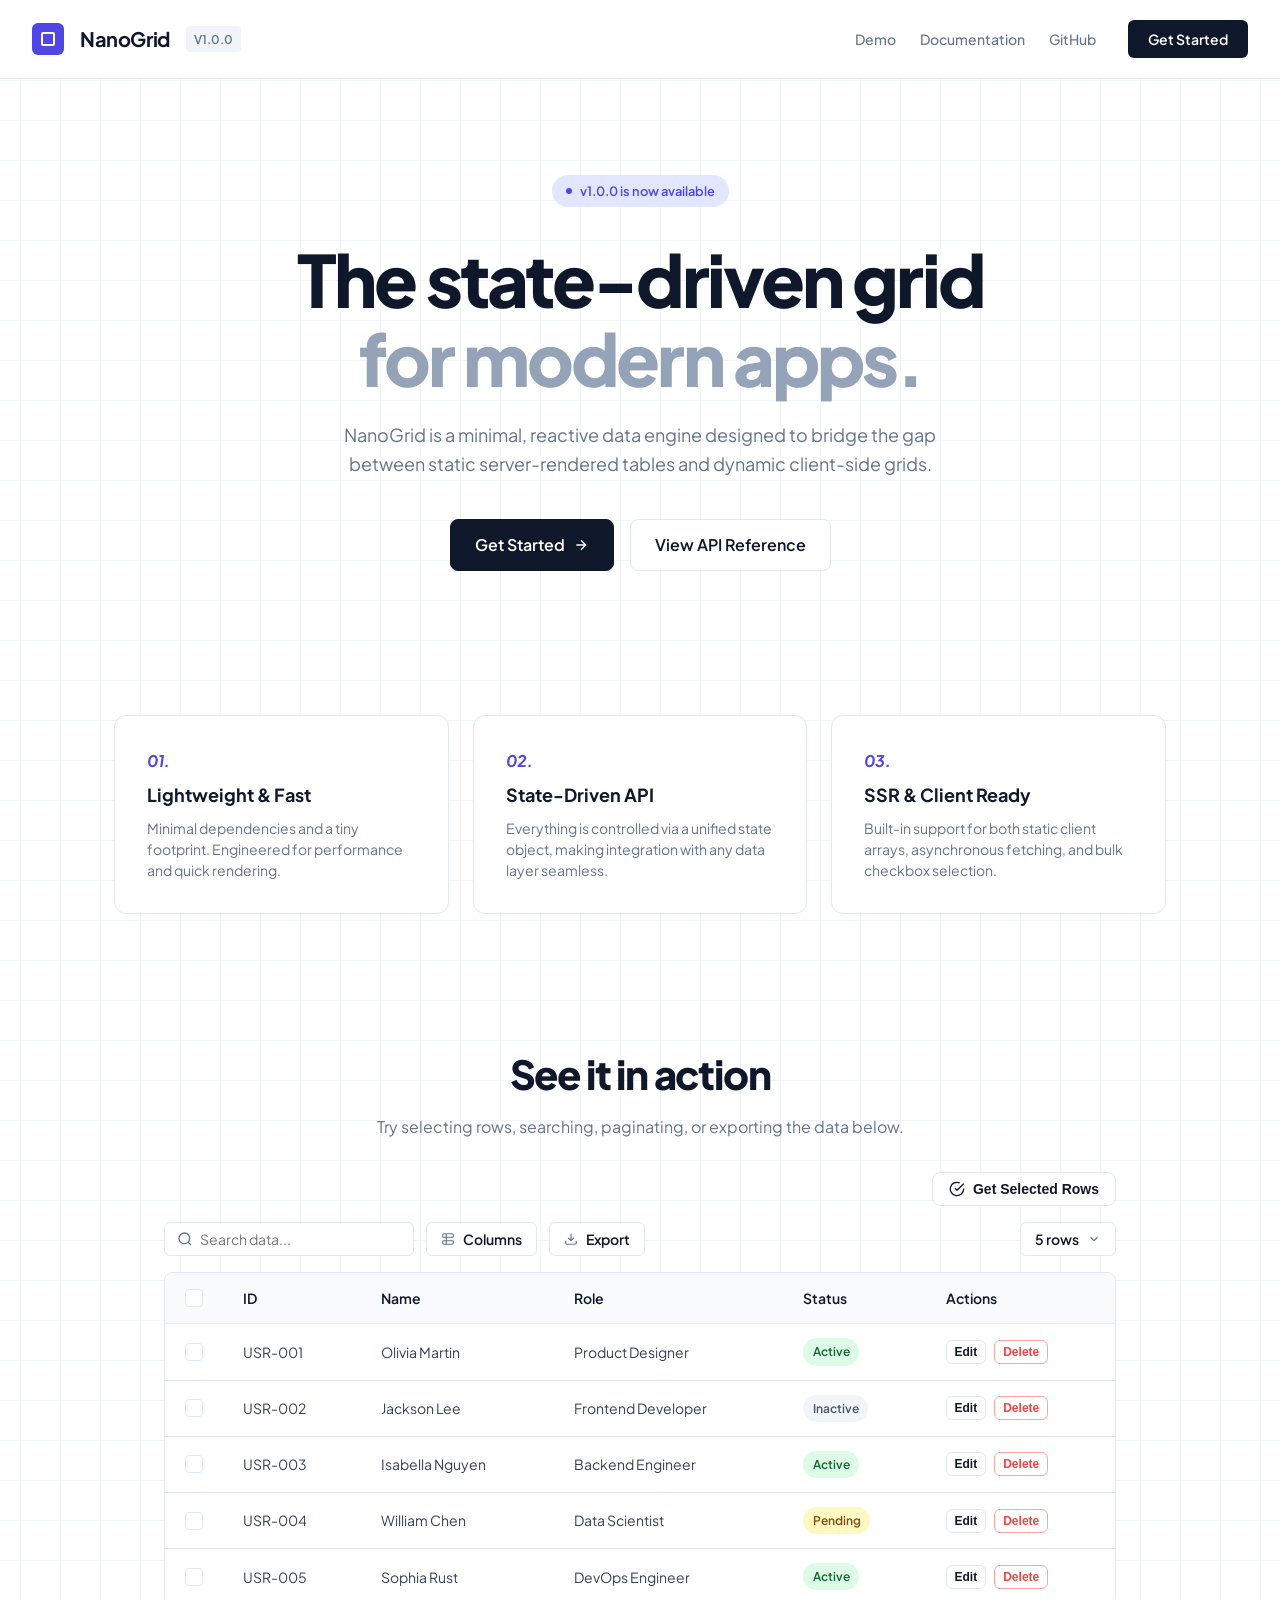
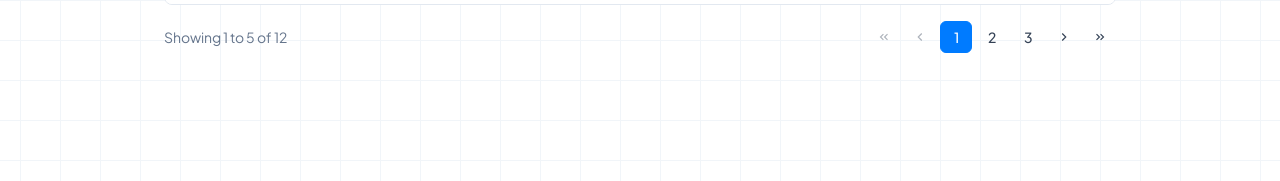
<file: index.html>
<!DOCTYPE html>
<html lang="en">
<head>
  <meta charset="UTF-8">
  <meta name="viewport" content="width=device-width, initial-scale=1.0">
  <title>NanoGrid | The state-driven grid for modern apps</title>
  <style>
    /* --- LANDING PAGE STYLES --- */
    @import url('https://fonts.googleapis.com/css2?family=Plus+Jakarta+Sans:wght@400;500;600;700;800&display=swap');

    :root {
      --bg: #ffffff;
      --grid-line: #f1f5f9;
      --text-main: #0f172a;
      --text-muted: #64748b;
      --text-light: #94a3b8;
      --accent: #4f46e5;
      --accent-light: #e0e7ff;
      --border: #e2e8f0;
      --surface: #ffffff;
      --font-main: 'Plus Jakarta Sans', sans-serif;
    }

    * { box-sizing: border-box; margin: 0; padding: 0; }

    body {
      font-family: var(--font-main);
      color: var(--text-main);
      background-color: var(--bg);
      background-image: 
        linear-gradient(to right, var(--grid-line) 1px, transparent 1px),
        linear-gradient(to bottom, var(--grid-line) 1px, transparent 1px);
      background-size: 40px 40px;
      background-position: center top;
      line-height: 1.6;
      -webkit-font-smoothing: antialiased;
      min-height: 100vh;
      display: flex;
      flex-direction: column;
    }

    nav { display: flex; justify-content: space-between; align-items: center; padding: 1.25rem 2rem; background: rgba(255, 255, 255, 0.9); backdrop-filter: blur(8px); border-bottom: 1px solid var(--border); position: sticky; top: 0; z-index: 100; }
    .nav-left { display: flex; align-items: center; gap: 1rem; }
    .logo { display: flex; align-items: center; justify-content: center; width: 32px; height: 32px; background: var(--accent); border-radius: 6px; }
    .logo-inner { width: 14px; height: 14px; border: 2px solid white; border-radius: 2px; }
    .brand-name { font-size: 1.25rem; font-weight: 700; color: var(--text-main); letter-spacing: -0.02em; text-decoration: none; }
    .version-tag { font-size: 0.75rem; font-weight: 600; color: var(--text-muted); background: #f1f5f9; padding: 0.2rem 0.5rem; border-radius: 4px; }
    .nav-right { display: flex; align-items: center; gap: 2rem; }
    .nav-links { display: flex; gap: 1.5rem; }
    .nav-links a { text-decoration: none; color: var(--text-muted); font-size: 0.875rem; font-weight: 500; transition: color 0.2s; display: flex; align-items: center; gap: 0.4rem; }
    .nav-links a:hover { color: var(--text-main); }
    .btn-nav { background: var(--text-main); color: white; text-decoration: none; padding: 0.5rem 1.25rem; border-radius: 6px; font-size: 0.875rem; font-weight: 600; transition: background 0.2s; }
    .btn-nav:hover { background: #1e293b; }

    .hero { flex: 1; display: flex; flex-direction: column; align-items: center; text-align: center; padding: 6rem 1.5rem 4rem; max-width: 800px; margin: 0 auto; }
    .update-badge { display: inline-flex; align-items: center; gap: 0.5rem; background: var(--accent-light); color: var(--accent); padding: 0.35rem 0.875rem; border-radius: 99px; font-size: 0.8rem; font-weight: 600; margin-bottom: 2rem; }
    .badge-dot { width: 6px; height: 6px; background: var(--accent); border-radius: 50%; }
    h1 { font-size: 4.5rem; font-weight: 800; line-height: 1.1; letter-spacing: -0.04em; margin-bottom: 1.5rem; color: var(--text-main); }
    h1 span { color: var(--text-light); }
    .hero-subtitle { font-size: 1.125rem; color: var(--text-muted); max-width: 600px; margin-bottom: 2.5rem; }
    .hero-actions { display: flex; gap: 1rem; margin-bottom: 5rem; }
    .btn { display: inline-flex; align-items: center; justify-content: center; gap: 0.5rem; padding: 0.75rem 1.5rem; border-radius: 8px; font-size: 1rem; font-weight: 600; text-decoration: none; transition: all 0.2s; cursor: pointer; border: none; font-family: inherit; }
    
    .btn-primary { background: var(--text-main); color: white; border: 1px solid var(--text-main); }
    .btn-primary:hover { background: #1e293b; transform: translateY(-1px); }
    
    .btn-secondary { background: white; color: var(--text-main); border: 1px solid var(--border); }
    .btn-secondary:hover { border-color: var(--text-light); background: #f8fafc; }

    .features-grid { display: grid; grid-template-columns: repeat(3, 1fr); gap: 1.5rem; max-width: 1100px; margin: 0 auto 4rem; padding: 0 1.5rem; }
    .feature-card { background: var(--surface); border: 1px solid var(--border); border-radius: 12px; padding: 2rem; text-align: left; box-shadow: 0 10px 30px -10px rgba(0,0,0,0.02); transition: transform 0.2s, box-shadow 0.2s; }
    .feature-card:hover { transform: translateY(-2px); box-shadow: 0 20px 40px -10px rgba(0,0,0,0.05); }
    .feature-number { font-size: 1rem; font-weight: 700; color: var(--accent); margin-bottom: 0.5rem; font-style: italic; }
    .feature-card h3 { font-size: 1.125rem; font-weight: 700; margin-bottom: 0.5rem; color: var(--text-main); }
    .feature-card p { font-size: 0.875rem; color: var(--text-muted); line-height: 1.5; }

    .demo-section { text-align: center; padding: 4rem 1.5rem 8rem; max-width: 1000px; margin: 0 auto; width: 100%; }
    .demo-section h2 { font-size: 2.5rem; font-weight: 800; letter-spacing: -0.03em; margin-bottom: 0.5rem; }
    .demo-section p { color: var(--text-muted); margin-bottom: 2rem; }

    /* Custom Demo Action Header */
    .demo-actions { display: flex; justify-content: flex-end; margin-bottom: 1rem; }
    .btn-bulk { background: var(--surface); border: 1px solid var(--border); color: var(--text-main); font-size: 0.875rem; padding: 0.5rem 1rem; border-radius: 8px; font-weight: 600; cursor: pointer; transition: all 0.2s; display: flex; align-items: center; gap: 0.5rem; }
    .btn-bulk:hover { border-color: var(--accent); color: var(--accent); }

    /* Custom styles for our Status Badge & Buttons inside NanoGrid */
    .status-badge { display: inline-block; padding: 0.25rem 0.6rem; border-radius: 99px; font-size: 0.75rem; font-weight: 600; }
    .status-active { background: #dcfce7; color: #166534; }
    .status-inactive { background: #f1f5f9; color: #475569; }
    .status-pending { background: #fef9c3; color: #854d0e; }
    
    .action-cell { display: flex; gap: 0.5rem; }
    .btn-action { background: transparent; border: 1px solid var(--border); border-radius: 6px; padding: 0.25rem 0.5rem; font-size: 0.75rem; font-weight: 600; cursor: pointer; transition: all 0.2s; color: var(--text-main); }
    .btn-action:hover { background: var(--surface); border-color: var(--text-muted); }

    @media (max-width: 768px) { h1 { font-size: 3rem; } .features-grid { grid-template-columns: 1fr; } .nav-links { display: none; } }
  </style>
</head>
<body>

  <nav>
    <div class="nav-left">
      <a href="index.html" class="logo" style="text-decoration: none;"><div class="logo-inner"></div></a>
      <a href="index.html" class="brand-name">NanoGrid</a>
      <span class="version-tag">V1.0.0</span>
    </div>
    <div class="nav-right">
      <div class="nav-links">
        <a href="#demo">Demo</a>
        <a href="/docs">Documentation</a>
        <a href="#">GitHub</a>
      </div>
      <a href="/docs" class="btn-nav">Get Started</a>
    </div>
  </nav>

  <main class="hero">
    <div class="update-badge"><div class="badge-dot"></div>v1.0.0 is now available</div>
    <h1>The state-driven grid<br><span>for modern apps.</span></h1>
    <p class="hero-subtitle">NanoGrid is a minimal, reactive data engine designed to bridge the gap between static server-rendered tables and dynamic client-side grids.</p>
    <div class="hero-actions">
      <a href="/docs" class="btn btn-primary">Get Started <svg width="16" height="16" viewBox="0 0 24 24" fill="none" stroke="currentColor" stroke-width="2"><path d="M5 12h14M12 5l7 7-7 7"/></svg></a>
      <a href="/docs#api-methods" class="btn btn-secondary">View API Reference</a>
    </div>
  </main>

  <section class="features-grid">
    <div class="feature-card">
      <div class="feature-number">01.</div>
      <h3>Lightweight & Fast</h3>
      <p>Minimal dependencies and a tiny footprint. Engineered for performance and quick rendering.</p>
    </div>
    <div class="feature-card">
      <div class="feature-number">02.</div>
      <h3>State-Driven API</h3>
      <p>Everything is controlled via a unified state object, making integration with any data layer seamless.</p>
    </div>
    <div class="feature-card">
      <div class="feature-number">03.</div>
      <h3>SSR & Client Ready</h3>
      <p>Built-in support for both static client arrays, asynchronous fetching, and bulk checkbox selection.</p>
    </div>
  </section>

  <section id="demo" class="demo-section">
    <h2>See it in action</h2>
    <p>Try selecting rows, searching, paginating, or exporting the data below.</p>
    
    <div class="demo-actions">
      <button id="testApiBtn" class="btn-bulk">
        <svg width="16" height="16" viewBox="0 0 24 24" fill="none" stroke="currentColor" stroke-width="2"><path d="M22 11.08V12a10 10 0 1 1-5.93-9.14"></path><polyline points="22 4 12 14.01 9 11.01"></polyline></svg>
        Get Selected Rows
      </button>
    </div>

    <table id="demoTable">
      <thead>
        <tr>
          <th data-field="id">ID</th>
          <th data-field="name">Name</th>
          <th data-field="role">Role</th>
          <th data-field="status">Status</th>
          <th data-field="actions" data-sortable="false" data-searchable="false">Actions</th>
        </tr>
      </thead>
      <tbody></tbody>
    </table>
  </section>

  <script src="nanogrid.js"></script>

  <script>
    const mockUsers = [
      { id: "USR-001", name: "Olivia Martin", role: "Product Designer", status: "Active" },
      { id: "USR-002", name: "Jackson Lee", role: "Frontend Developer", status: "Inactive" },
      { id: "USR-003", name: "Isabella Nguyen", role: "Backend Engineer", status: "Active" },
      { id: "USR-004", name: "William Chen", role: "Data Scientist", status: "Pending" },
      { id: "USR-005", name: "Sophia Rust", role: "DevOps Engineer", status: "Active" },
      { id: "USR-006", name: "Liam Smith", role: "Product Manager", status: "Active" },
      { id: "USR-007", name: "Emma Johnson", role: "UX Researcher", status: "Inactive" },
      { id: "USR-008", name: "Noah Williams", role: "QA Tester", status: "Active" },
      { id: "USR-009", name: "Ava Brown", role: "Marketing Lead", status: "Pending" },
      { id: "USR-010", name: "Elijah Jones", role: "Sales Director", status: "Active" },
      { id: "USR-011", name: "Mia Garcia", role: "Customer Support", status: "Active" },
      { id: "USR-012", name: "James Miller", role: "HR Specialist", status: "Inactive" },
    ];

    document.addEventListener('DOMContentLoaded', () => {
      // Initialize NanoGrid
      const grid = new NanoGrid('#demoTable', {
        data: mockUsers,
        pageSize: 5, 
        pageSizeOptions: [5, 10, 15],
        checkboxes: true,     // <-- NEW: Checkboxes turned on!
        rowIdField: 'id',     // <-- NEW: Track selections by ID
        columnDefs: {
          // Add beautiful custom badges based on the status
          status: (row) => {
            const cssClass = row.status === 'Active' ? 'status-active' : row.status === 'Pending' ? 'status-pending' : 'status-inactive';
            return `<span class="status-badge ${cssClass}">${row.status}</span>`;
          },
          // Add functional action buttons
          actions: (row) => `
            <div class="action-cell">
              <button class="btn-action" onclick="alert('Editing ${row.name}')">Edit</button>
              <button class="btn-action" onclick="alert('Deleting ${row.name}')" style="color: #ef4444; border-color: #fca5a5;">Delete</button>
            </div>
          `
        }
      });

      // Listen to the custom button to show off the Grid API
      document.getElementById('testApiBtn').addEventListener('click', () => {
        const selected = grid.getSelected();
        
        if (selected.length === 0) {
          alert('Please tick at least one checkbox first!');
        } else {
          alert('You selected the following IDs:\\n\\n' + selected.join(', '));
        }
      });
    });
  </script>
</body>
</html>
</file>
